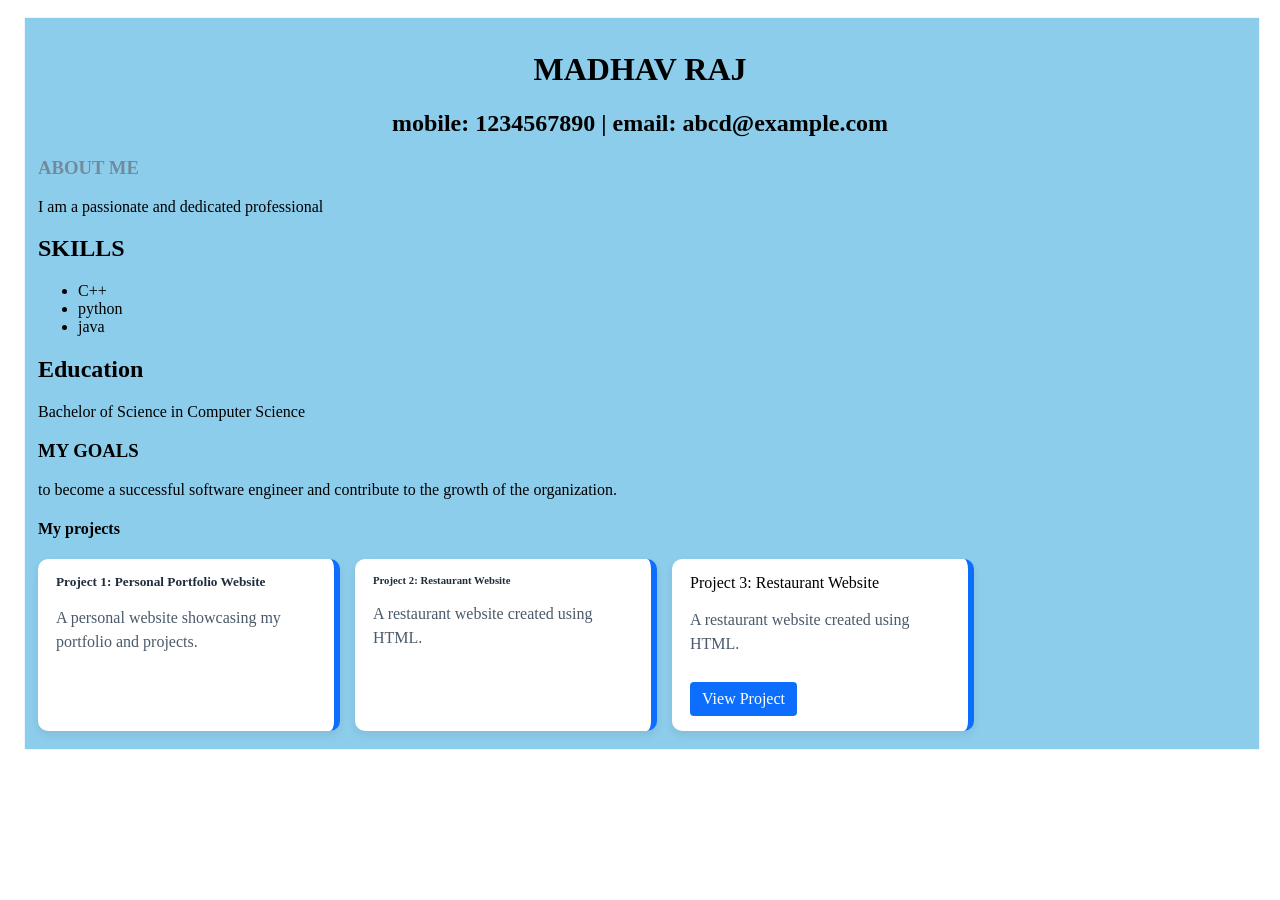
<file: index.html>
<!DOCTYPE html>
<html lang="en">
<head>
    <meta charset="UTF-8">
    <meta name="viewport" content="width=device-width, initial-scale=1.0">
    <title>RESUME</title>
</head>
<style>
    #box {
        background-color: #8ccdeb;
        padding: 10px 10px;
        box-shadow: 2px 3px 1px 5px #8ccdeb;
        margin: 20px;
    }
 
    .projects-bar {
        display: flex;
        gap: 15px;
        margin-top: 15px;
    }

    .project {
        background: #ffffff;
        border-right: 6px solid #0d6efd;
        border-radius: 10px;
        padding: 15px 18px;
        width: 260px;
        box-shadow: 0 4px 8px rgba(0, 0, 0, 0.08);
    }

    .project h5,
    .project h6 {
        margin: 0 0 8px 0;
        color: #1f2d3d;
    }

    .project p {
        margin: 29 px;
        color: #4a5a6a;
        line-height: 1.5;
    }
    .project a {
        display: inline-block;
        margin-top: 10px;
        padding: 8px 12px;
        background-color: #0d6efd;
        color: #ffffff;
        text-decoration: none;
        border-radius: 4px;
        text-align: center;
    }
</style>

</table>

    <div id="box">
        <h1 align="center">MADHAV RAJ</h1>
    <h2 align="center">mobile: 1234567890 | email: abcd@example.com</h2>
    <h3 style="color: #728b9c;" font-family="verdana">ABOUT ME</h3>
    <p1>I am a passionate and dedicated professional</p1>
    <h2>SKILLS</h2>
    <ul>
        <li>C++</li>
        <li>python</li>
        <li>java</li>
    </ul>
    <h2>Education</h2> 
    <p>Bachelor of Science in Computer Science</p>
    <h3 title="This is tooltip">MY GOALS</h3>
    <p3>to become a successful software engineer and contribute to the growth of the organization.</p3>
    <h4>My projects</h4>
    <div class="projects-bar">
        <div class="project">
            <h5>Project 1: Personal Portfolio Website</h5>
            <p>A personal website showcasing my portfolio and projects.</p>
        </div>
        <div class="project">
            <h6>Project 2: Restaurant Website</h6>
            <p>A restaurant website created using HTML.</p>
        </div>
        <div class="project">
            <h7>Project 3: Restaurant Website</h7>
            <p>A restaurant website created using HTML.</p>
            <a href="file:///C:/Users/MSII/yesss/restaurant%20site.html" target="_blank" class="btn">View Project</a>
        </div>
    </div>
    
    </div>
</body>
</html>
</file>
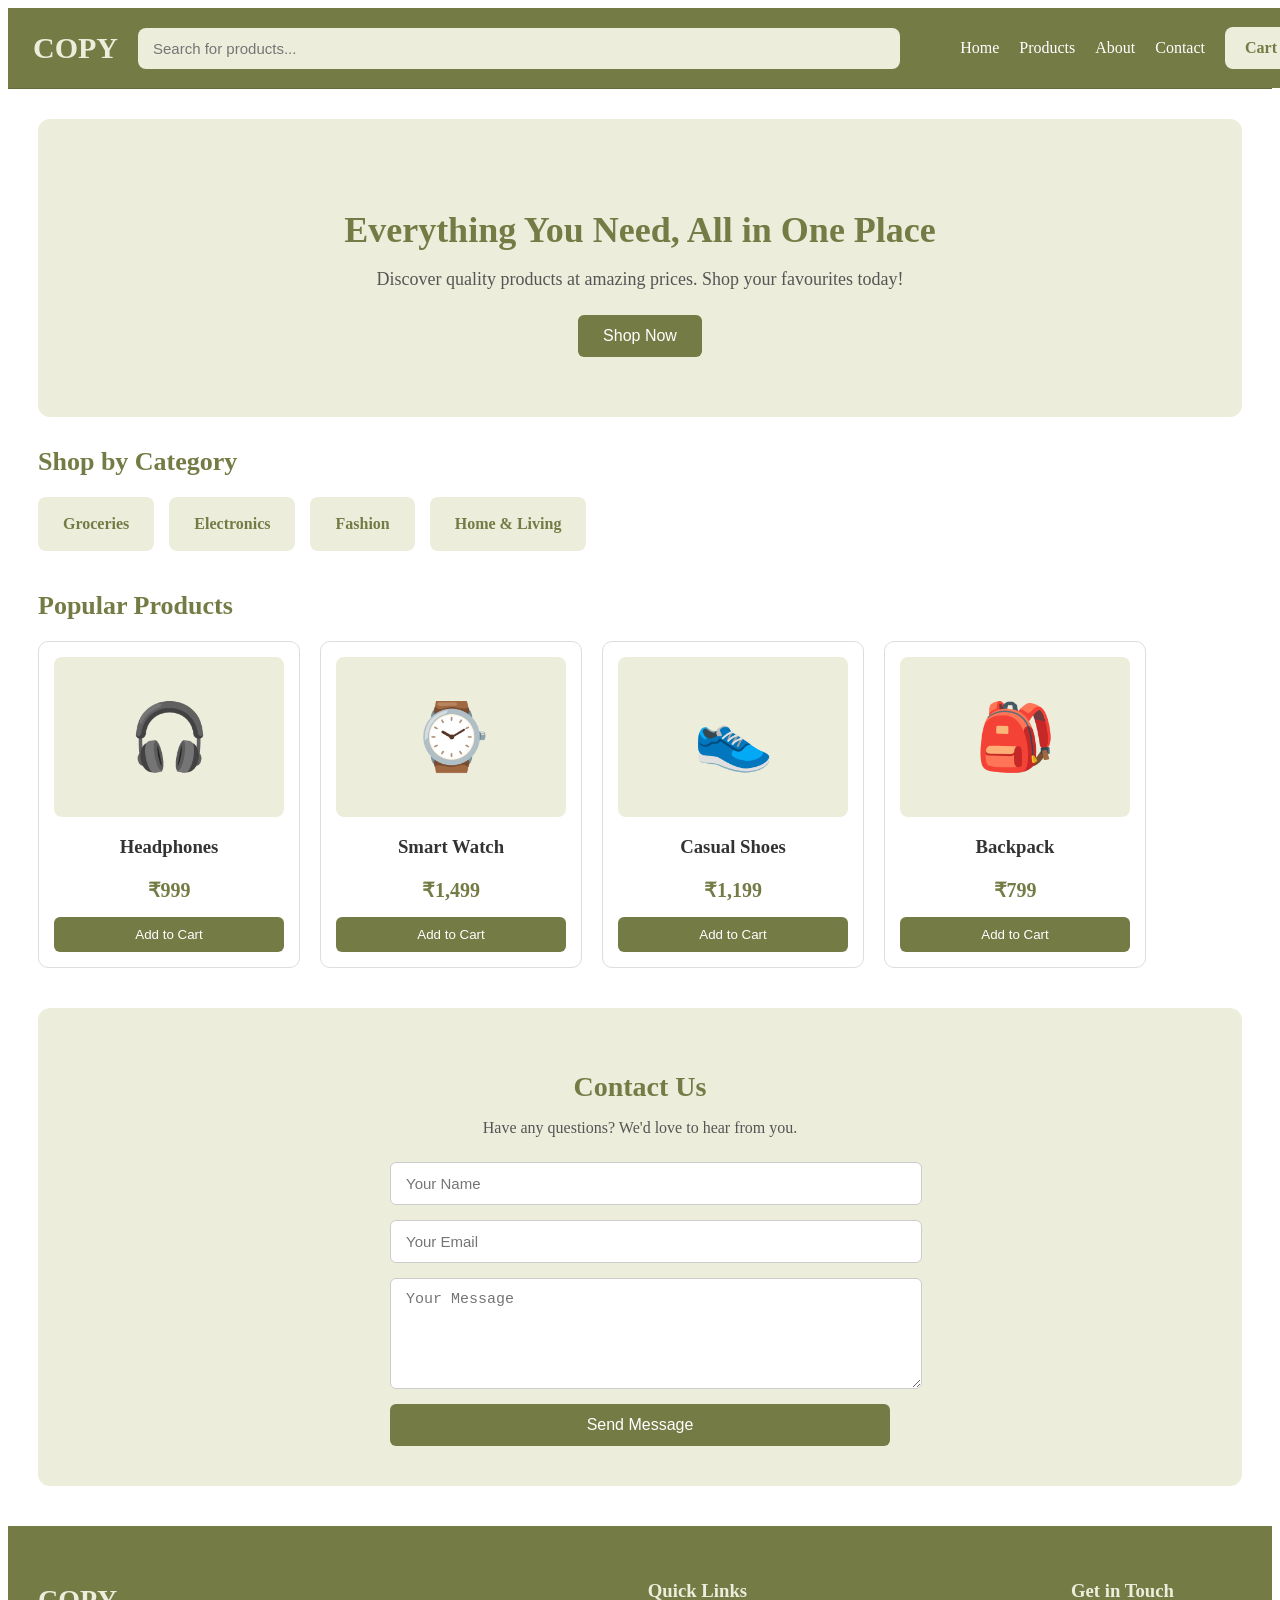
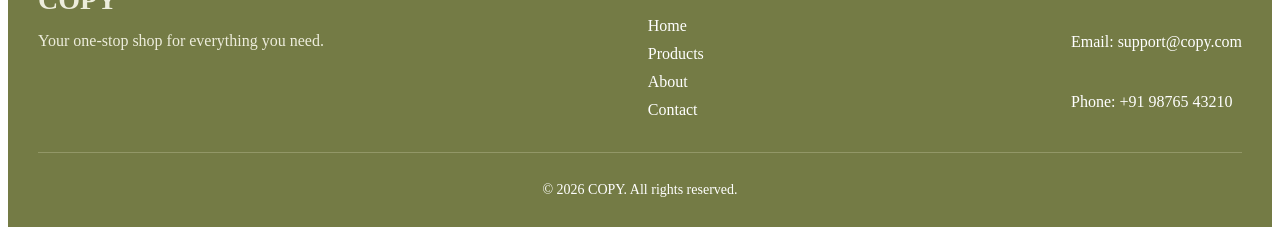
<file: blinkit ki copy.html>
<!DOCTYPE html>
<html lang="en">
<head>
    <meta charset="UTF-8">
    <meta name="viewport" content="width=device-width, initial-scale=1.0">
    <title>E-commerce website</title>
    <link rel="stylesheet" href="blinkit.css">
</head>
<body>
<header>
    <nav class="navbar">
        <div class="logo">COPY</div>
        <div class="search">
            <input type="text" placeholder="Search for products...">
        </div>
        <ul class="nav-links">
            <li><a href="#">Home</a></li>
            <li><a href="#">Products</a></li>
            <li><a href="#">About</a></li>
            <li><a href="#">Contact</a></li>
        </ul>
        <div class="cart">
            <a href="#">Cart</a>
        </div>
    </nav>
</header>
<section class="hero">
    <div class="hero-content">
        <h1>Everything You Need, All in One Place</h1>
        <p>
            Discover quality products at amazing prices.
            Shop your favourites today!</p>
        <button>Shop Now</button>
    </div>
</section>
<section class="categories">
    <h2>Shop by Category</h2>

    <div class="category-list">
        <div class="category">Groceries</div>
        <div class="category">Electronics</div>
        <div class="category">Fashion</div>
        <div class="category">Home & Living</div>
    </div>
</section>
<section class="products">
    <h2>Popular Products</h2>
    <div class="product-container">
        <div class="product-card">
            <div class="product-emoji">🎧</div>
            <h3>Headphones</h3>
            <p>₹999</p>
            <button>Add to Cart</button>
        </div>
        <div class="product-card">
            <div class="product-emoji">⌚</div>
            <h3>Smart Watch</h3>
            <p>₹1,499</p>
            <button>Add to Cart</button>
        </div>
        <div class="product-card">
            <div class="product-emoji">👟</div>
            <h3>Casual Shoes</h3>
            <p>₹1,199</p>
            <button>Add to Cart</button>
        </div>
        <div class="product-card">
            <div class="product-emoji">🎒</div>
            <h3>Backpack</h3>
            <p>₹799</p>
            <button>Add to Cart</button>
        </div>
    </div>
</section>
<section class="contact">
    <h2>Contact Us</h2>
    <p>Have any questions? We'd love to hear from you.</p>

    <form>
        <input type="text" placeholder="Your Name" required>

        <input type="email" placeholder="Your Email" required>

        <textarea placeholder="Your Message" rows="5" required></textarea>

        <button type="submit">Send Message</button>
    </form>
</section>

<footer>
    <div class="footer-content">
        <div class="footer-logo">
            <h2>COPY</h2>
            <p>Your one-stop shop for everything you need.</p>
        </div>

        <div class="footer-links">
            <h3>Quick Links</h3>
            <a href="#">Home</a>
            <a href="#">Products</a>
            <a href="#">About</a>
            <a href="#">Contact</a>
        </div>

        <div class="footer-contact">
            <h3>Get in Touch</h3>
            <p>Email: support@copy.com</p>
            <p>Phone: +91 98765 43210</p>
        </div>
    </div>

    <div class="footer-bottom">
        <p>&copy; 2026 COPY. All rights reserved.</p>
    </div>
</footer>

    
</body>
</html>
</file>
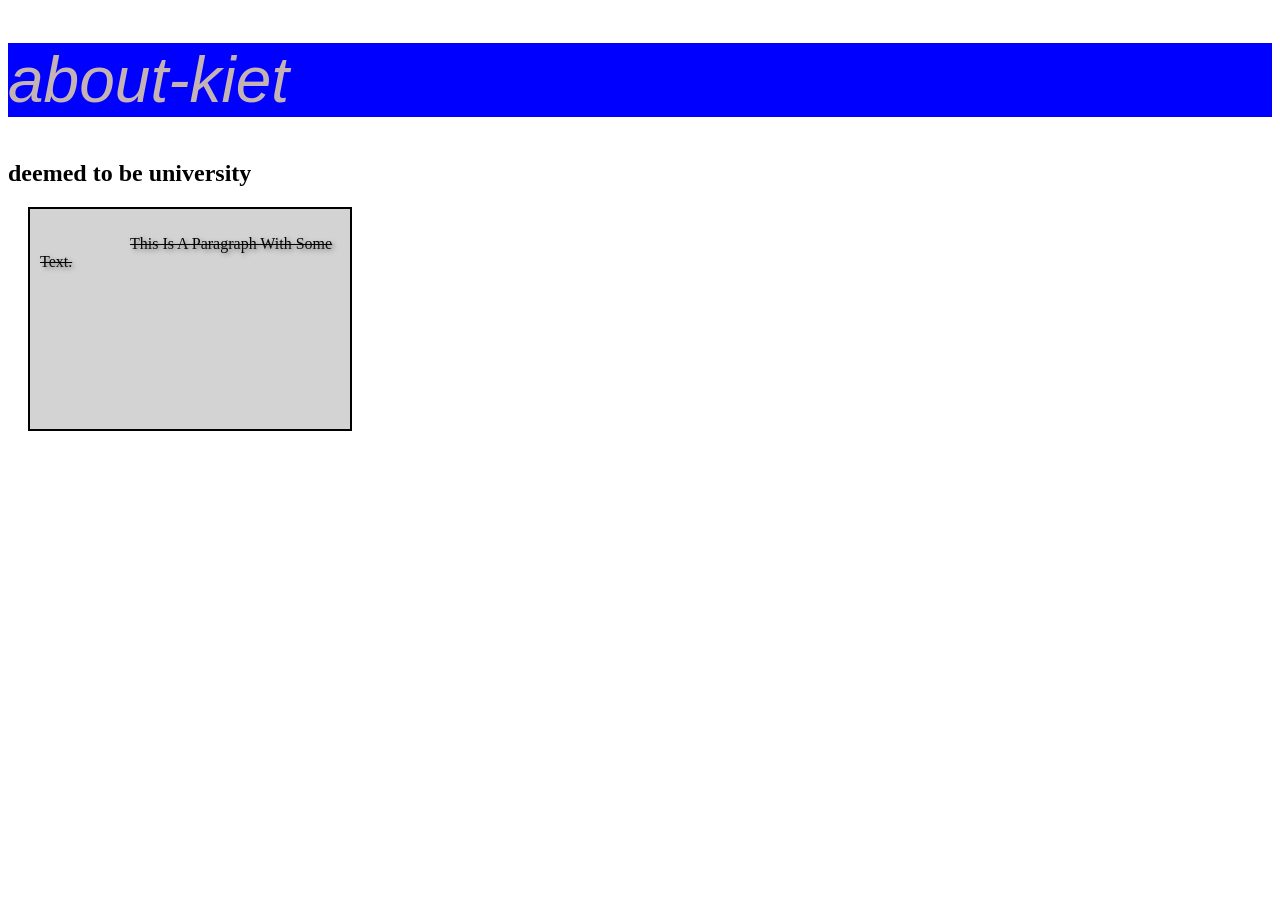
<file: demo.html>
<!DOCTYPE html>
<html lang="en">
<head>
    <meta charset="UTF-8">
    <meta name="viewport" content="width=device-width, initial-scale=1.0">
    <title>CSS - Font | Text | CSS Box Model(w/h/m/p/b)</title>
    <style>
        h1 {
            font-size: 4em;
            color: rgb(197, 179, 179);
            color: aqua;
            background-color: blue;
            font-family: Arial, sans-serif;
            font-weight: 99;
            font-style: italic;}
           
        p{
            text-align: left;
            text-decoration: line-through;
            text-transform: capitalize;
            text-indent: 90px ;
            text-shadow: 2px 2px 5px gray;
        }
        #box {
            width: 300px;
            height: 200px;
            margin: 20px;
            padding: 10px;
            border: 2px solid black;
            background-color: lightgray;
        }
        </style>
        
</head>
<body>
    <h1 style="font-size: 4em; color: rgb(197, 179, 179)">about-kiet</h1>
    <h2>deemed to be university</h2>
</div>
</body>
<div id="box">
<p>This is a paragraph with some text.</p>
</div>
</body>
</html>
</file>
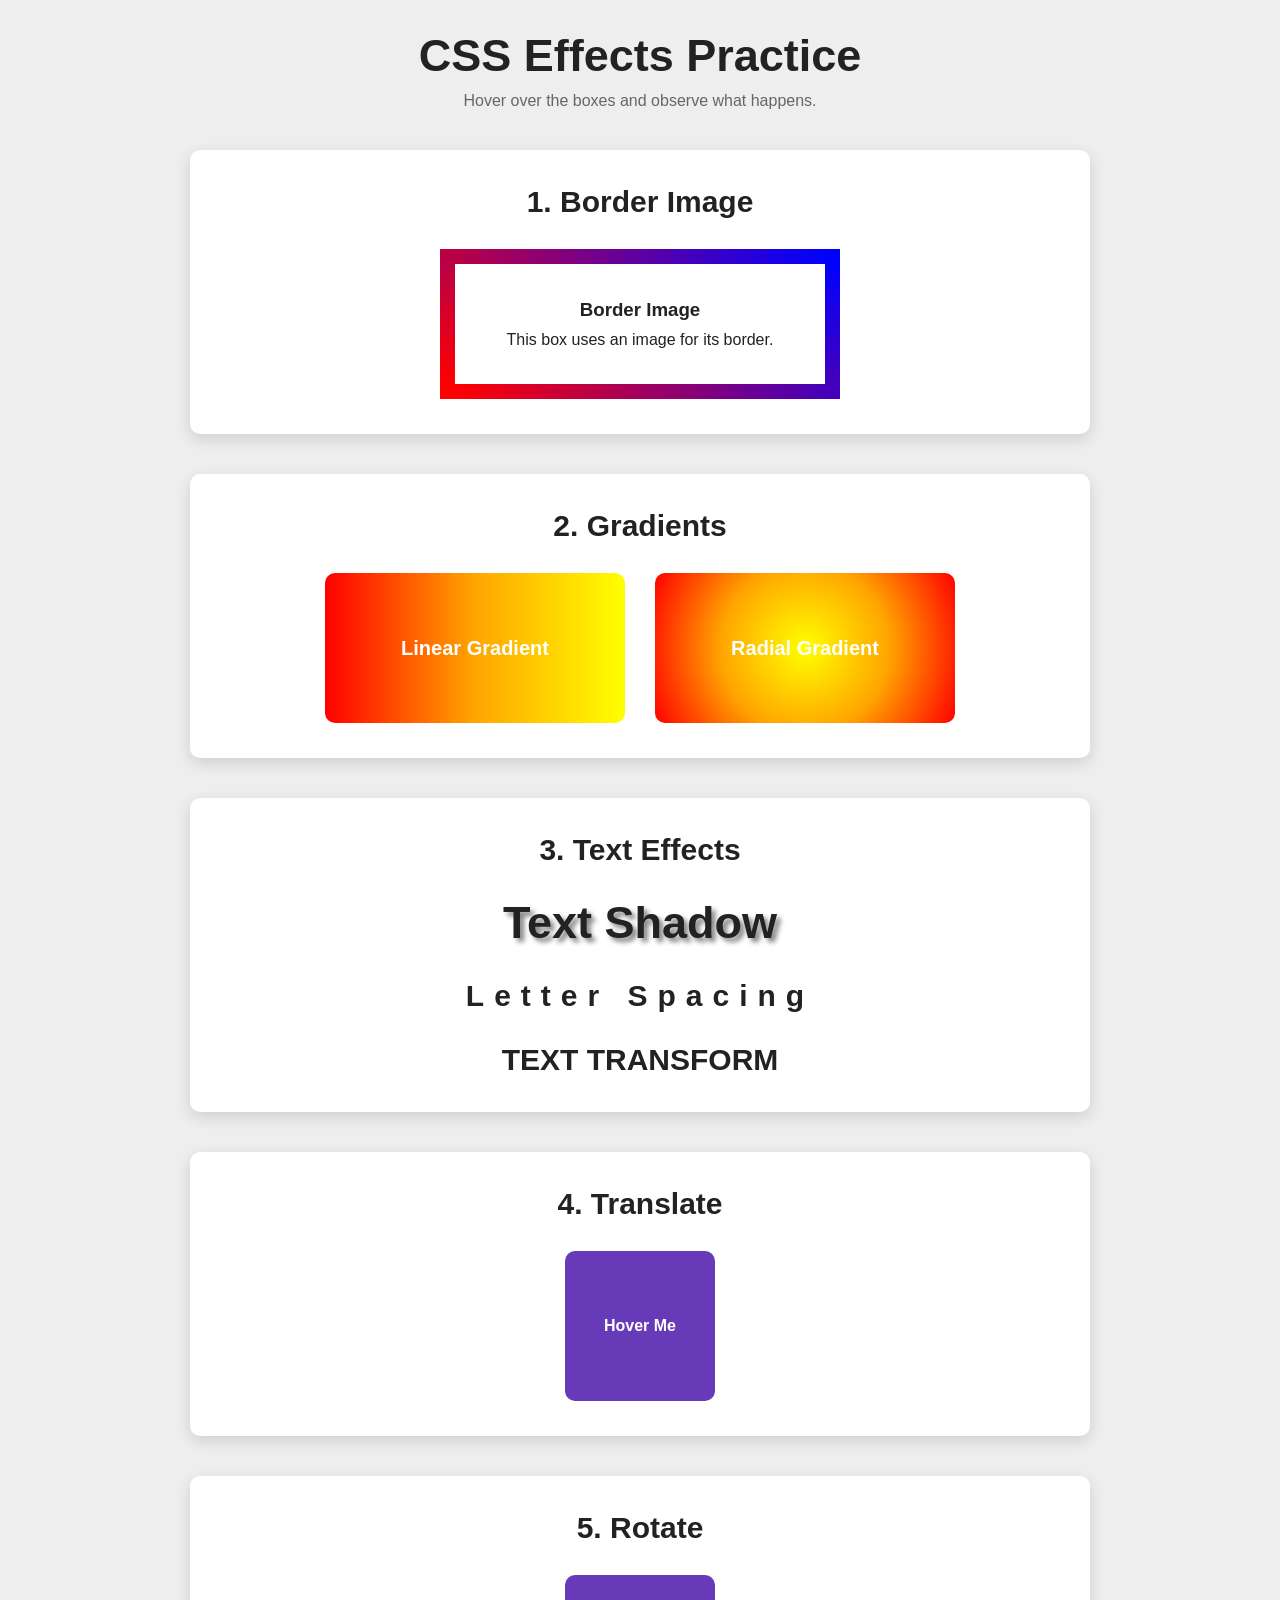
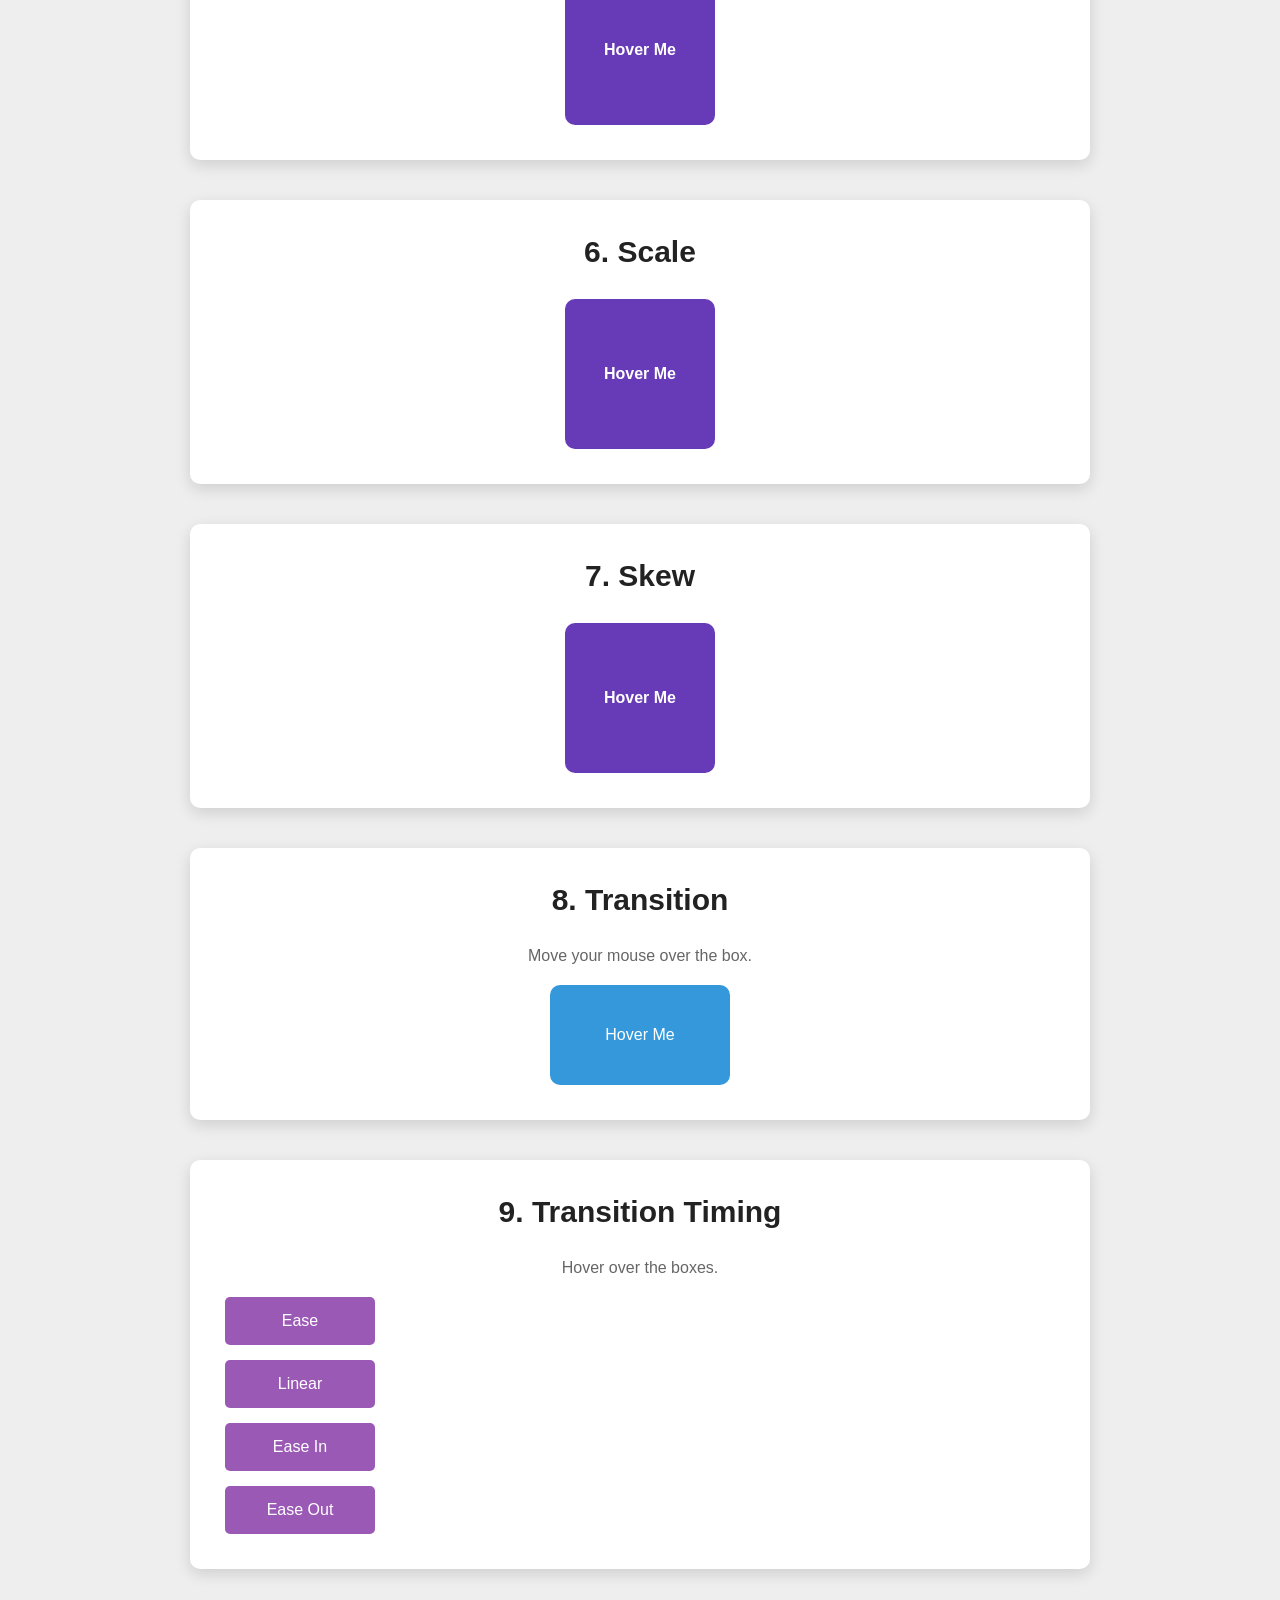
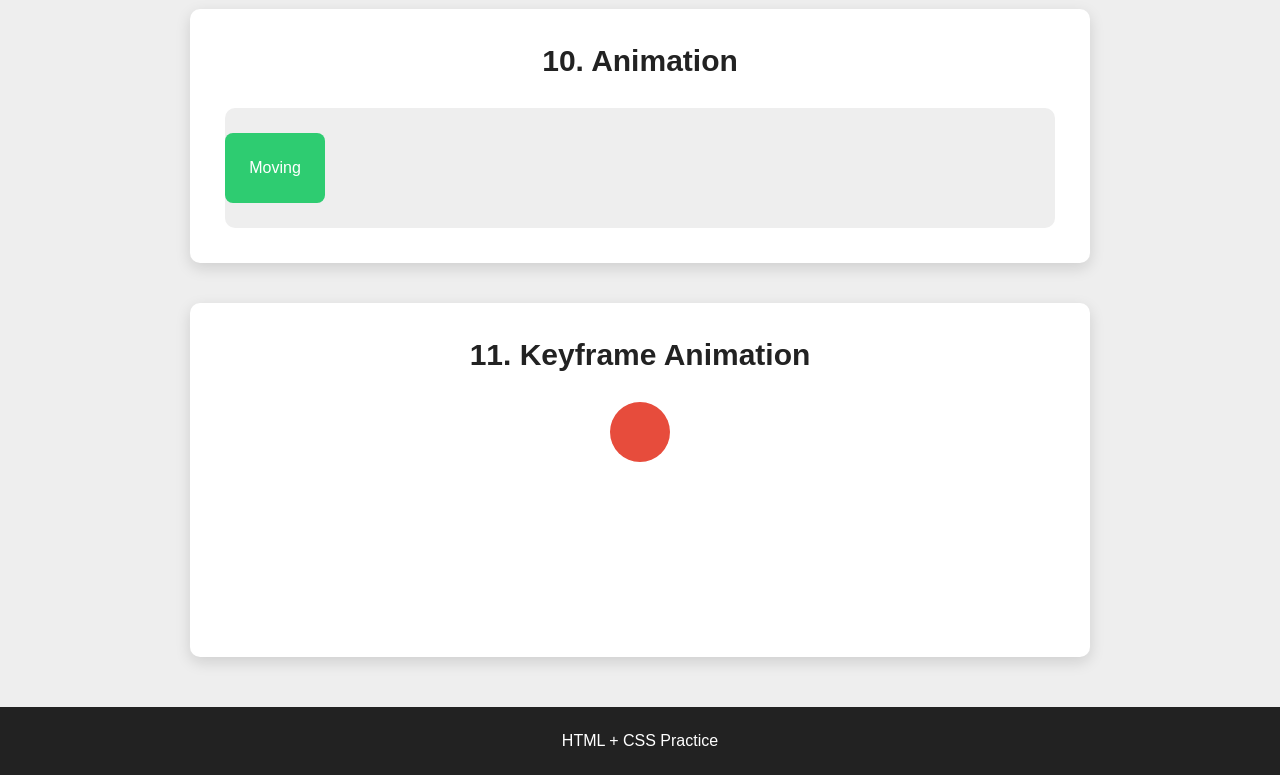
<file: hehe.html>
<!DOCTYPE html>
<html lang="en">

<head>

    <meta charset="UTF-8">

    <meta name="viewport" content="width=device-width, initial-scale=1.0">

    <title>CSS Effects Practice</title>

    <link rel="stylesheet" href="design.css">

</head>

<body>

    <h1>CSS Effects Practice</h1>

    <p class="intro">
        Hover over the boxes and observe what happens.
    </p>

    <section>

        <h2>1. Border Image</h2>

        <div class="border-image-box">

            <h3>Border Image</h3>

            <p>
                This box uses an image for its border.
            </p>

        </div>

    </section>


    <section>

        <h2>2. Gradients</h2>

        <div class="boxes">

            <div class="box linear">
                Linear Gradient
            </div>

            <div class="box radial">
                Radial Gradient
            </div>

        </div>

    </section>


    <section>

        <h2>3. Text Effects</h2>

        <div class="text-box">

            <h3 class="shadow">
                Text Shadow
            </h3>

            <h3 class="spacing">
                Letter Spacing
            </h3>

            <h3 class="uppercase">
                text transform
            </h3>

        </div>

    </section>


    <section>

        <h2>4. Translate</h2>

        <div class="boxes">

            <div class="transform-box translate">
                Hover Me
            </div>

        </div>

    </section>



    <section>

        <h2>5. Rotate</h2>

        <div class="boxes">

            <div class="transform-box rotate">
                Hover Me
            </div>

        </div>

    </section>



    <section>

        <h2>6. Scale</h2>

        <div class="boxes">

            <div class="transform-box scale">
                Hover Me
            </div>

        </div>

    </section>



    <section>

        <h2>7. Skew</h2>

        <div class="boxes">

            <div class="transform-box skew">
                Hover Me
            </div>

        </div>

    </section>



    <section>

        <h2>8. Transition</h2>

        <p class="instruction">
            Move your mouse over the box.
        </p>

        <div class="transition-box">
            Hover Me
        </div>

    </section>



    <section>

        <h2>9. Transition Timing</h2>

        <p class="instruction">
            Hover over the boxes.
        </p>

        <div class="timing-boxes">

            <div class="timing ease">
                Ease
            </div>

            <div class="timing linear-timing">
                Linear
            </div>

            <div class="timing ease-in">
                Ease In
            </div>

            <div class="timing ease-out">
                Ease Out
            </div>

        </div>

    </section>


    <section>

        <h2>10. Animation</h2>

        <div class="animation-area">

            <div class="moving-box">
                Moving
            </div>

        </div>

    </section>



    <section>

        <h2>11. Keyframe Animation</h2>

        <div class="bounce-area">

            <div class="ball"></div>

        </div>

    </section>


    <footer>

        <p>
            HTML + CSS Practice
        </p>

    </footer>


</body>

</html>
</file>
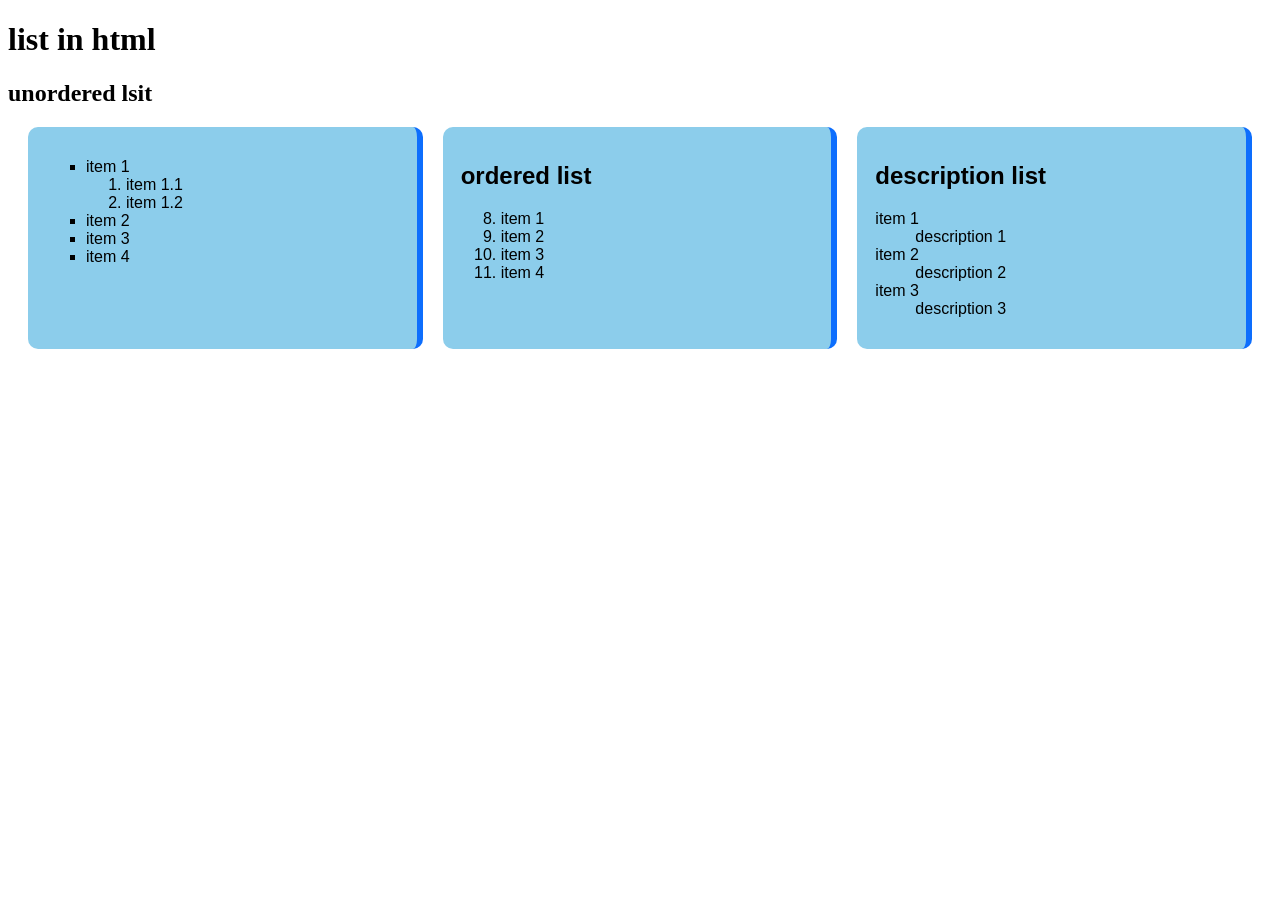
<file: list.html>
<!DOCTYPE html>
<html lang="en">
<head>
    <meta charset="UTF-8">
    <meta name="viewport" content="width=device-width, initial-scale=1.0">
    <title>list in html</title>
</head>
<style>
    .box{
        display: flex;
        gap: 20px;
        margin: 20px;
        font-family: Arial, sans-serif;
    }
    .flex{
        background-color: #8ccdeb;
        padding: 15px 18px;
        border-radius: 10px;
        flex: 1;
        border-right: 6px solid #0d6efd;
    }
</style>
<body>
    <h1>list in html</h1>
    <h2>unordered lsit</h2>
    <div class ="box">
        <div class="flex">
    <ul type="square">
        <li>item 1</li>
            <ol>
                <li>item 1.1</li>
                <li>item 1.2</li>
            </ol>
        <li>item 2</li>
        <li>item 3</li>
        <li>item 4</li>
    </ul>
        </div>
        <div class="flex">
    <h2>ordered list</h2>
    <ol start="8">
        <li>item 1</li>
        <li>item 2</li>
        <li>item 3</li>
        <li>item 4</li> 
    </ol>
    </div>
    <div class="flex">
    <h2>description list</h2>
    <dl>
        <dt>item 1</dt>
        <dd>description 1</dd>
        <dt>item 2</dt>
        <dd>description 2</dd>
        <dt>item 3</dt>
        <dd>description 3</dd>  
    </dl>
    </div>
</div>
</body>
</html>
</file>
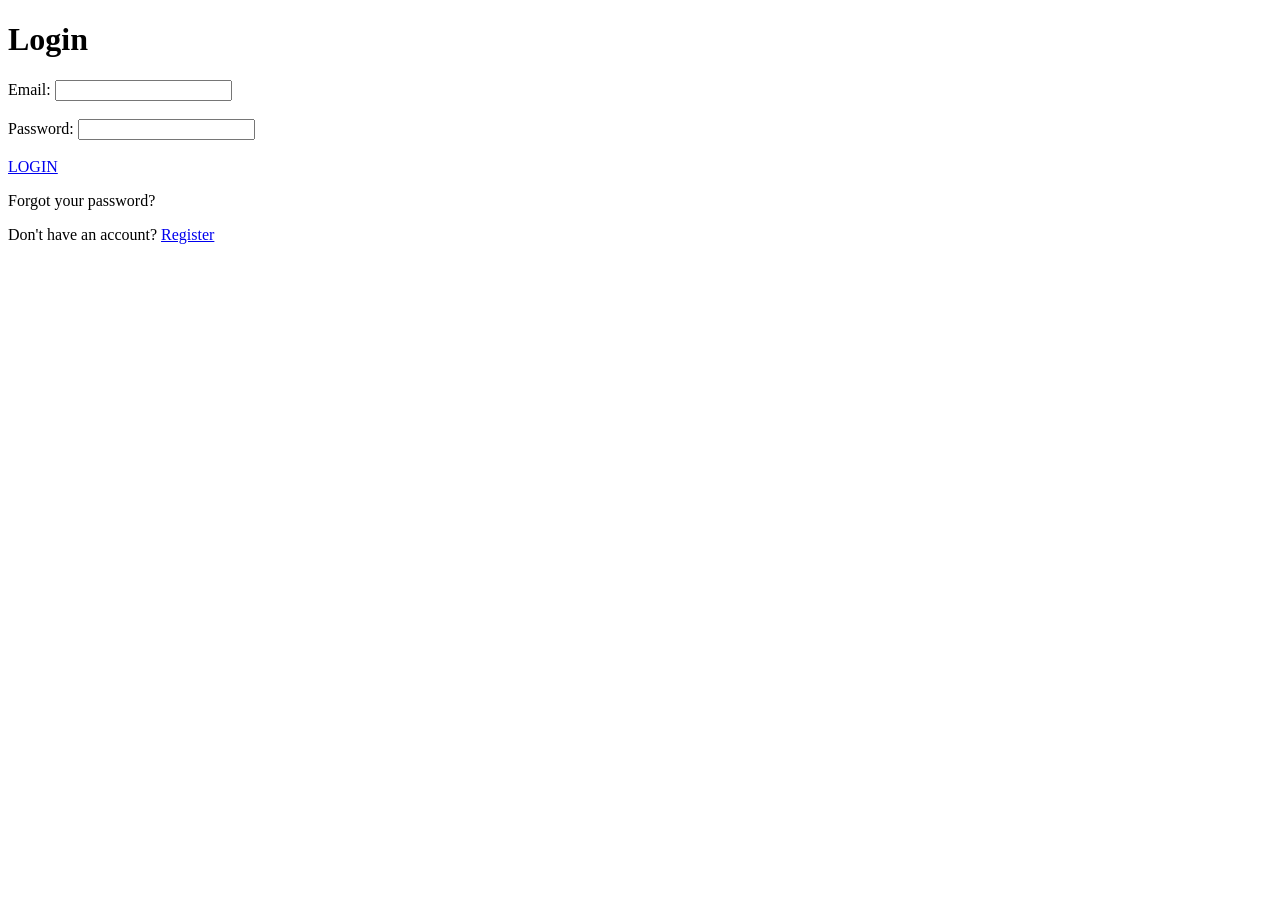
<file: login page.html>
<!DOCTYPE html>
<html lang="en">
<head>
    <meta charset="UTF-8">
    <meta name="viewport" content="width=device-width, initial-scale=1.0">
    <title>Login Page</title>
</head>
<body>
    <h1>Login</h1>

        <label for="email">Email:</label>
        <input type="email" id="email" name="email" required>

        <br><br>

        <label for="password">Password:</label>
        <input
        title="Password must be at least 8 characters long" minlength="4" maxlength="8" 
        tooltip="Password must be at least 8 characters long" type="password" id="password" name="password" required>
        <br><br>

        <buttontype="submit"><a href="https://www.youtube.com/" target="_blank">LOGIN</a></button>

    <p>Forgot your password?</p>
    <p>Don't have an account? <a href="registrationform.html">Register</a></p>
</body>
</html>
</file>
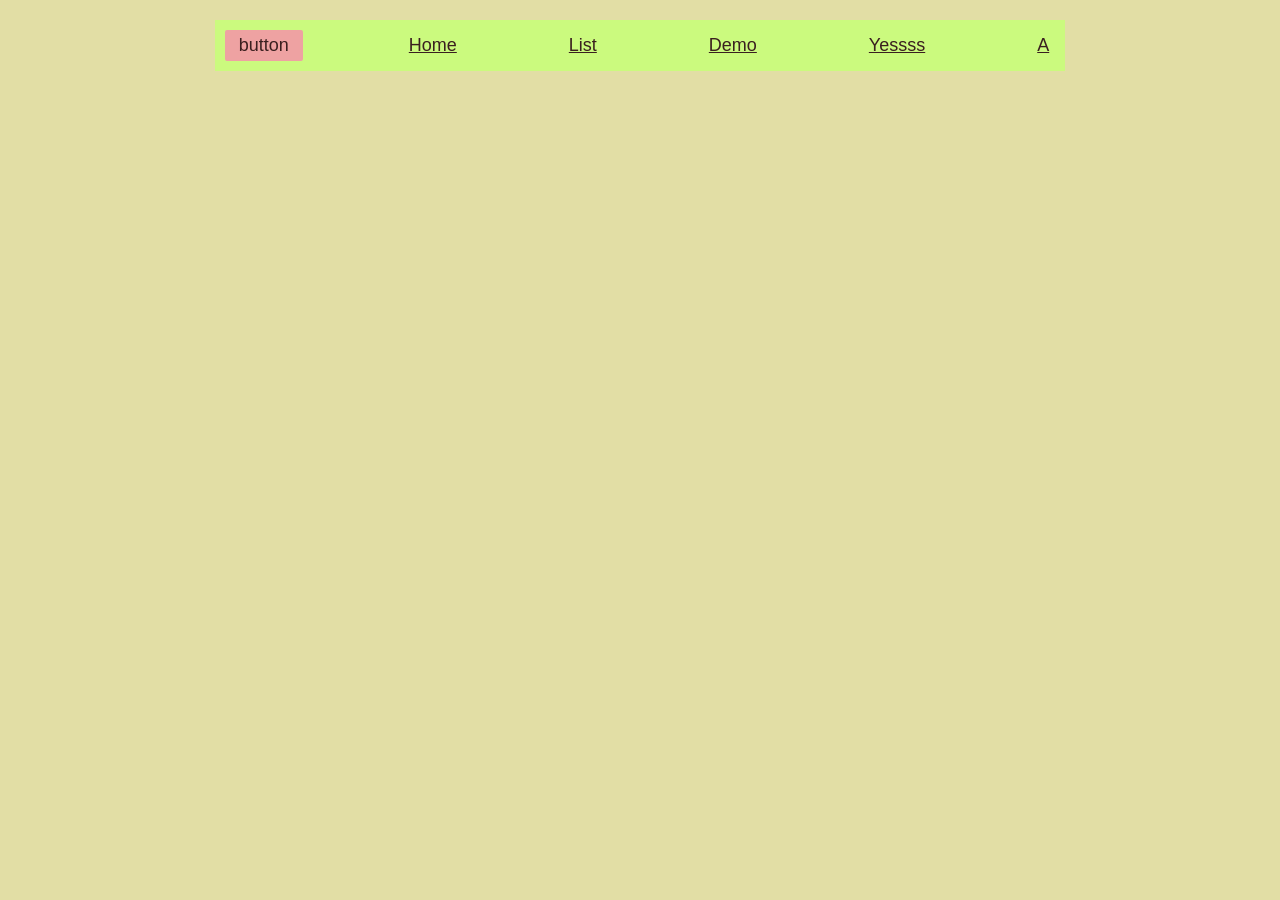
<file: navbar.html>
<!DOCTYPE html>
<html lang="en">
<head>
    <meta charset="UTF-8">
    <meta name="viewport" content="width=device-width, initial-scale=1.0">
    <title>Document</title>
    <style>
        *, html{
            margin: 0;
            padding: 0;
        }
        body{
            font-family: Arial, sans-serif;
            background-color: #e2dea5;
        }
        ul{
            margin: 20px;
            list-style: none;
            display: flex;
            justify-content: center;
            align-items: center;
            gap: 100px;
            background-color: #cbfa7e;
            padding: 10px 10px;
            font-size: 18px;
            text-decoration: none;
        }
        ul li{
            margin: 0;
            gap: 20px;
        }
        ul li a{
            color: #3a1f1f;
            padding: 5px 6px;
            font-family: Arial, sans-serif;
            transition: 0.5s
            text-decoration: none;
            gap: 20px;
        }
        ul li a:hover{
            color: #7599bb;
            border-radius: 2px;
            text-decoration: none;
            font-size: 20px;
        }
        #button{
            background-color: #eea2a2;
            border-radius: 2px;
            padding: 5px 8px;
        }
        #button a{
            color: #3a1f1f;
            text-decoration: none;
        }
        #button a:hover{
            color: #fcf3f3;
            text-decoration: none;
        }
        .flex-box{
            display: flex;
            justify-content: center;
            align-items: center;
        }

        </style>
</head>
<body>
    <div class="flex-box">
    <ul>
        <li id="button"><a href="https://www.youtube.com/watch?v=9AnqkI6YBjg" target="_blank">button</a></li>
        <li><a href="#">Home</a></li>
        <li><a href="list.html" target="_blank">List</a></li>
        <li><a href="demo.html" target="_blank">Demo</a></li>
        <li><a href="#">Yessss</a></li>
        <li><a href="#">A</a></li>
        </ul>
    </div>   
</body>
</html>
</file>
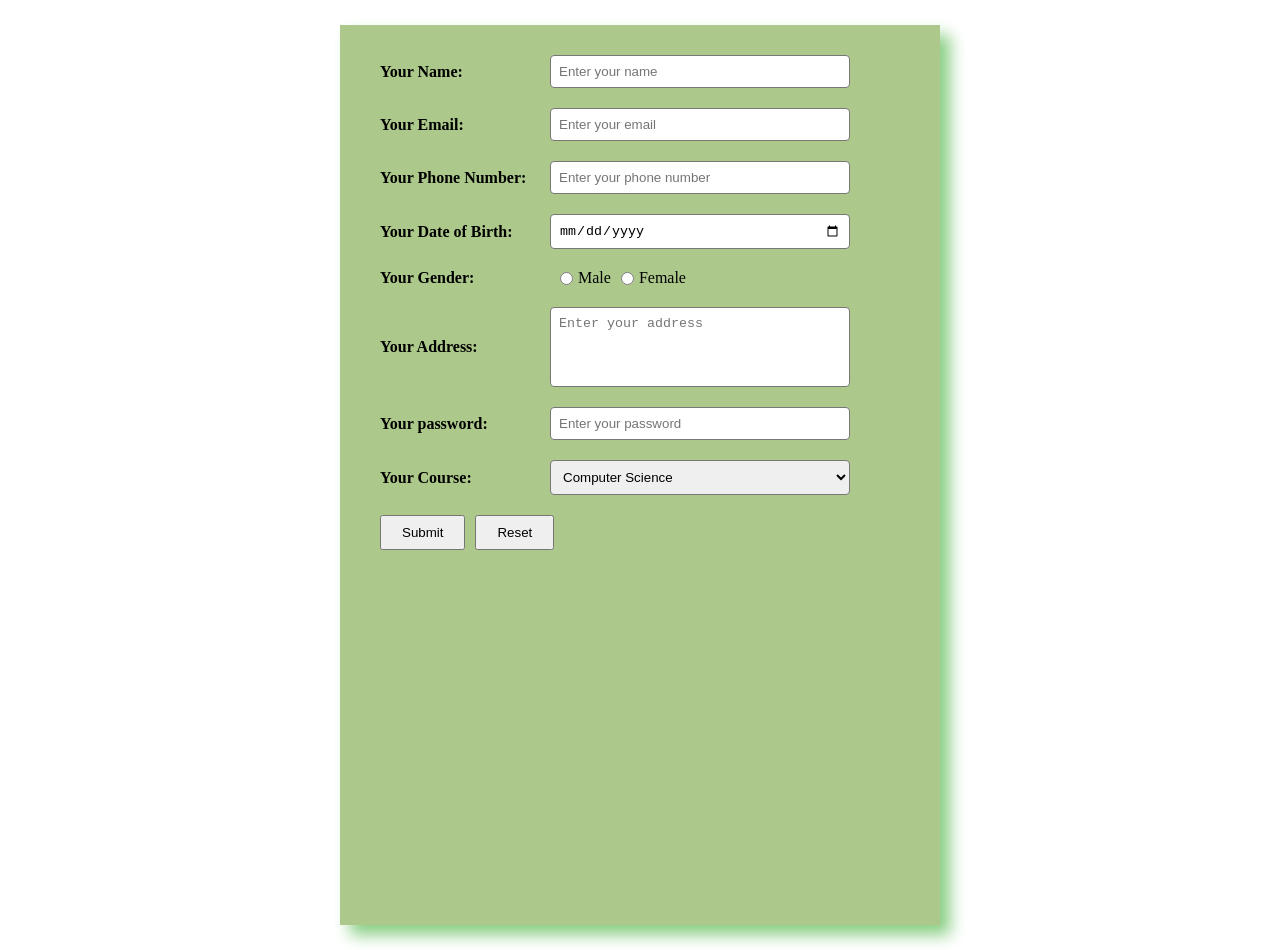
<file: registrationform.html>
<!DOCTYPE html>
<html lang="en">
<head>
    <meta charset="UTF-8">
    <meta name="viewport" content="width=device-width, initial-scale=1.0">
    <title>registrationform</title>
    <style>
        *, html {
    margin: 0;
    padding: 0;
    box-sizing: border-box;
    }

    #box {
    width: 600px;
    min-height: 900px;
    background-color: #acc98b;
    margin: 25px auto;
    padding: 30px 40px;
    box-shadow: 10px 10px 15px #89ce83;
    }

    form {
    display: flex;
    flex-direction: column;
    gap: 20px;
    }

    form > div {
    display: flex;
    align-items: center;
    }

    label {
    width: 170px;
    font-weight: bold;
    }

    input[type="text"],
    input[type="email"],
    input[type="date"],
    input[type="password"],
    textarea,
    select {
    width: 300px;
    padding: 8px;
    border: 1px solid #777;
    border-radius: 4px;
    }

    textarea {
    height: 80px;
    resize: none;   
    }

    input[type="radio"] {
    margin-left: 10px;
    margin-right: 5px;
    }

    input[type="submit"],
    input[type="reset"] {
    padding: 8px 20px;
    margin-right: 10px;
    cursor: pointer;
    }
    </style>
</head>
<body>
    <div id="box">
        <form>
            <div>
                <label>Your Name:</label>
                <input type="text" placeholder="Enter your name">
            </div>
            <div>
                <label>Your Email:</label>
                <input type="email" placeholder="Enter your email">
            </div>
            <div>
                <label>Your Phone Number:</label>
                <input type="text" placeholder="Enter your phone number">
            </div>
            <div>
                <label>Your Date of Birth:</label>
                <input type="date" placeholder="Enter your date of birth">
            </div>
            <div>
                <label>Your Gender:</label>
                <input type="radio" name="gender" value="male">Male
                <input type="radio" name="gender" value="female">Female
            </div>
            <div>
                <label>Your Address:</label>
                <textarea placeholder="Enter your address"></textarea>
            </div>
            <div>   
                <label>Your password:</label>
                <input tooltip="Password must be at least 8 characters long" type="password" placeholder="Enter your password">
            </div>
            <div>
                <label>Your Course:</label>
                <select>
                    <option>Computer Science</option>
                    <option>Mathematics</option>
                    <option>Physics</option>
                </select>
            </div>
            <div>
                <input type="submit" value="Submit">
                <input type="reset" value="Reset">
            </div>
        </form>
    </div>
</body>
</html>
</file>
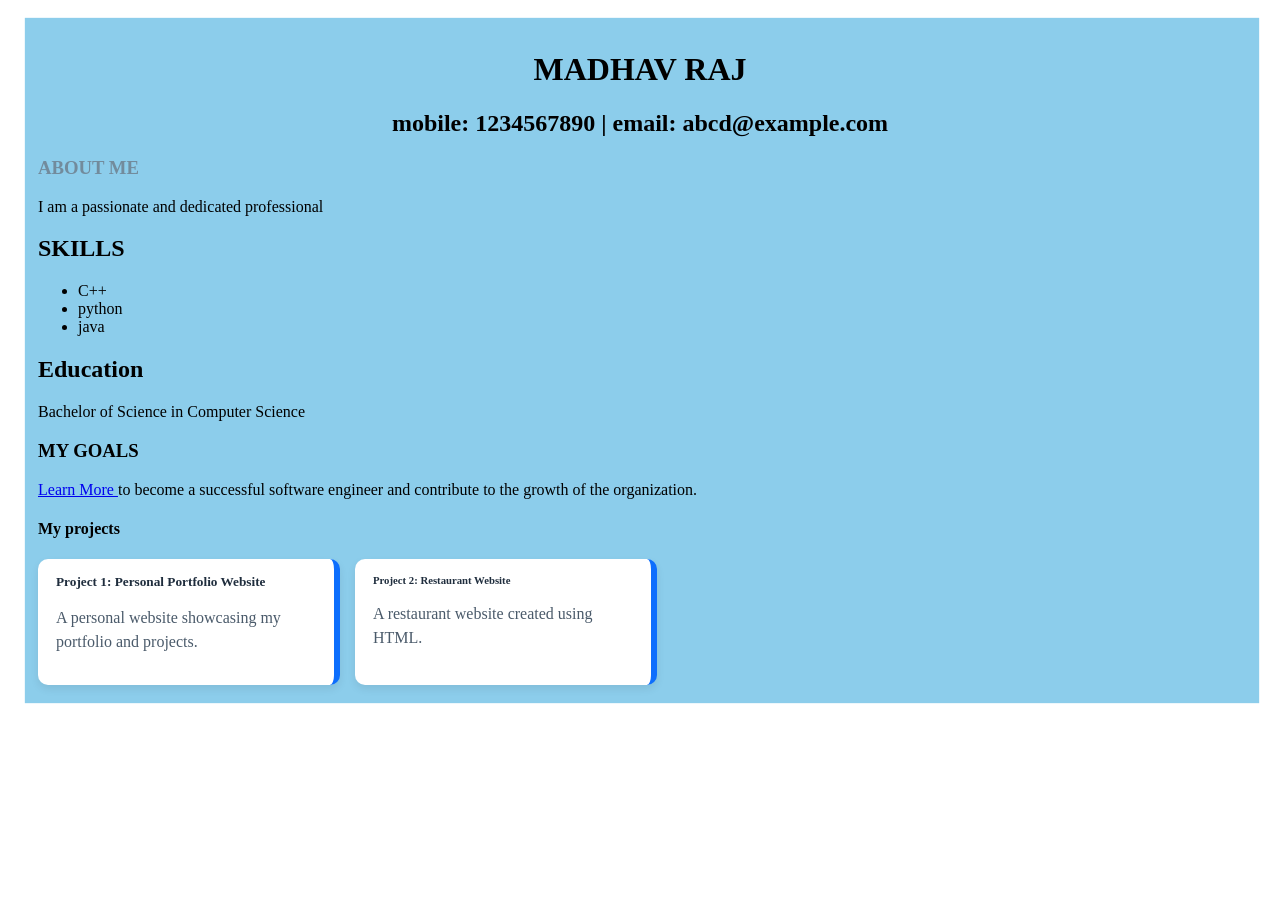
<file: resume.html>
<!DOCTYPE html>
<html lang="en">
<head>
    <meta charset="UTF-8">
    <meta name="viewport" content="width=device-width, initial-scale=1.0">
    <title>RESUME</title>
</head>
<style>
    #box {
        background-color: #8ccdeb;
        padding: 10px 10px;
        box-shadow: 2px 3px 1px 5px #8ccdeb;
        margin: 20px;
    }
 
    .projects-bar {
        display: flex;
        gap: 15px;
        margin-top: 15px;
    }

    .project {
        background: #ffffff;
        border-right: 6px solid #0d6efd;
        border-radius: 10px;
        padding: 15px 18px;
        width: 260px;
        box-shadow: 0 4px 8px rgba(0, 0, 0, 0.08);
    }

    .project h5,
    .project h6 {
        margin: 0 0 8px 0;
        color: #1f2d3d;
    }

    .project p {
        margin: 29 px;
        color: #4a5a6a;
        line-height: 1.5;
    }
</style>

</table>

    <div id="box">
        <h1 align="center">MADHAV RAJ</h1>
    <h2 align="center">mobile: 1234567890 | email: abcd@example.com</h2>
    <h3 style="color: #728b9c;" font-family="verdana">ABOUT ME</h3>
    <p1>I am a passionate and dedicated professional</p1>
    <h2>SKILLS</h2>
    <ul>
        <li>C++</li>
        <li>python</li>
        <li>java</li>
    </ul>
    <h2>Education</h2> 
    <p>Bachelor of Science in Computer Science</p>
    <h3 title="This is tooltip">MY GOALS</h3>
    <a href="https://kiet.codetantra.com/secure/course.jsp?eucId=6a58878bb2002b5f94c7439b#/contents/6a59a51d964ee31481829ab3/6a59a553964ee31481829af8/66b05faf4c6cb33d63270d10" target="_blank">Learn More </a>
    <p3>to become a successful software engineer and contribute to the growth of the organization.</p3>
    <h4>My projects</h4>
    <div class="projects-bar">
        <div class="project">
            <h5>Project 1: Personal Portfolio Website</h5>
            <p>A personal website showcasing my portfolio and projects.</p>
        </div>
        <div class="project">
            <h6>Project 2: Restaurant Website</h6>
            <p>A restaurant website created using HTML.</p>
        </div>
    </div>
    
    </div>
</body>
</html>
</file>
<file: blinkit.css>
```css
* {
    margin: 0;
    padding: 0;
    box-sizing: border-box;
    font-family: Arial, sans-serif;
}

header {
    background-color: #747b45;
    color: white;
    border-bottom: 1px solid #646b3b;
}

.navbar {
    display: flex;
    flex-direction: row;
    flex-wrap: nowrap;
    align-items: center;
    width: 100%;
    padding: 15px 25px;
    gap: 20px;
    background-color: #747b45;
}

.logo {
    font-size: 30px;
    font-weight: bold;
    color: #ededdc;
    flex-shrink: 0;
}

.search {
    display: flex;
    align-items: center;
    flex: 1;
    min-width: 0;
    gap: 8px;
}

.search input {
    flex: 1;
    min-width: 0;
    padding: 12px 15px;
    border: none;
    border-radius: 8px;
    background-color: #ededdc;
    color: #333;
    font-size: 15px;
    outline: none;
}

.search input:focus {
    background-color: white;
}

.search button {
    padding: 12px 15px;
    border: none;
    border-radius: 8px;
    background-color: #ededdc;
    color: #747b45;
    cursor: pointer;
    white-space: nowrap;
}

.search button:hover {
    background-color: white;
}

.nav-links {
    display: flex;
    flex-direction: row;
    align-items: center;
    list-style: none;
    gap: 20px;
    flex-shrink: 0;
}

.nav-links a {
    color: white;
    text-decoration: none;
    font-size: 16px;
}

.nav-links a:hover {
    color: #ededdc;
    text-decoration: underline;
}

.cart {
    flex-shrink: 0;
}

.cart a {
    display: block;
    background-color: #ededdc;
    color: #747b45;
    text-decoration: none;
    padding: 12px 20px;
    border-radius: 8px;
    font-weight: bold;
    white-space: nowrap;
}

.cart a:hover {
    background-color: white;
}

.hero {
    background-color: #ededdc;
    margin: 30px;
    padding: 60px 40px;
    border-radius: 12px;
    text-align: center;
}

.hero-content h1 {
    color: #747b45;
    font-size: 36px;
    margin-bottom: 15px;
}

.hero-content p {
    color: #555;
    font-size: 18px;
    margin-bottom: 25px;
}

.hero-content button {
    background-color: #747b45;
    color: white;
    padding: 12px 25px;
    border: none;
    border-radius: 6px;
    font-size: 16px;
    cursor: pointer;
}

.hero-content button:hover {
    background-color: #5e6438;
}

.categories {
    margin: 30px;
}

.categories h2,
.products h2 {
    color: #747b45;
    font-size: 26px;
    margin-bottom: 20px;
}

.category-list {
    display: flex;
    gap: 15px;
    flex-wrap: wrap;
}

.category {
    background-color: #ededdc;
    color: #747b45;
    padding: 18px 25px;
    border-radius: 8px;
    font-weight: bold;
    cursor: pointer;
}

.category:hover {
    background-color: #d9dac4;
}

.products {
    margin: 40px 30px;
}

.product-container {
    display: flex;
    gap: 20px;
    flex-wrap: wrap;
}

.product-card {
    width: 230px;
    padding: 15px;
    border: 1px solid #ddd;
    border-radius: 10px;
    background-color: white;
    text-align: center;
}

.product-card:hover {
    border-color: #747b45;
}

.product-emoji {
    background-color: #ededdc;
    height: 160px;
    display: flex;
    justify-content: center;
    align-items: center;
    font-size: 65px;
    border-radius: 8px;
    margin-bottom: 15px;
}

.product-card h3 {
    color: #333;
    margin-bottom: 10px;
}

.product-card p {
    color: #747b45;
    font-size: 20px;
    font-weight: bold;
    margin-bottom: 15px;
}

.product-card button {
    width: 100%;
    padding: 10px;
    background-color: #747b45;
    color: white;
    border: none;
    border-radius: 6px;
    cursor: pointer;
}

.product-card button:hover {
    background-color: #5e6438;
}
.contact {
    margin: 40px 30px;
    padding: 40px;
    background-color: #ededdc;
    border-radius: 12px;
    text-align: center;
}

.contact h2 {
    color: #747b45;
    font-size: 28px;
    margin-bottom: 10px;
}

.contact p {
    color: #555;
    margin-bottom: 25px;
}

.contact form {
    max-width: 500px;
    margin: auto;
    display: flex;
    flex-direction: column;
    gap: 15px;
}

.contact input,
.contact textarea {
    width: 100%;
    padding: 12px 15px;
    border: 1px solid #ccc;
    border-radius: 6px;
    font-size: 15px;
    outline: none;
}

.contact input:focus,
.contact textarea:focus {
    border-color: #747b45;
}

.contact textarea {
    resize: vertical;
}

.contact button {
    padding: 12px;
    background-color: #747b45;
    color: white;
    border: none;
    border-radius: 6px;
    font-size: 16px;
    cursor: pointer;
}

.contact button:hover {
    background-color: #5e6438;
}

footer {
    background-color: #747b45;
    color: white;
    padding: 35px 30px 15px;
}

.footer-content {
    display: flex;
    justify-content: space-between;
    gap: 30px;
    flex-wrap: wrap;
    padding-bottom: 25px;
}

.footer-logo h2 {
    color: #ededdc;
    font-size: 28px;
    margin-bottom: 10px;
}

.footer-logo p {
    color: #ededdc;
}

.footer-links,
.footer-contact {
    display: flex;
    flex-direction: column;
    gap: 10px;
}

.footer-links h3,
.footer-contact h3 {
    margin-bottom: 5px;
    color: #ededdc;
}

.footer-links a {
    color: white;
    text-decoration: none;
}

.footer-links a:hover {
    text-decoration: underline;
    color: #ededdc;
}

.footer-contact p {
    color: white;
}

.footer-bottom {
    border-top: 1px solid #929767;
    text-align: center;
    padding-top: 15px;
    font-size: 14px;
}
</file>
<file: design.css>
* {
    margin: 0;
    padding: 0;
    box-sizing: border-box;
}

body {

    font-family: Arial, sans-serif;

    background-color: #eeeeee;

    color: #222;

    padding-top: 30px;
}



body > h1 {

    text-align: center;

    font-size: 45px;

    margin-bottom: 10px;
}

.intro {

    text-align: center;

    color: #666;

    margin-bottom: 40px;
}




section {

    width: 90%;

    max-width: 900px;

    margin: 40px auto;

    padding: 35px;

    background-color: white;

    border-radius: 10px;

    box-shadow: 0 5px 15px #0002;
}

section h2 {

    text-align: center;

    margin-bottom: 30px;

    font-size: 30px;
}


.boxes {

    display: flex;

    justify-content: center;

    align-items: center;

    gap: 30px;

    flex-wrap: wrap;
}



.border-image-box {

    width: 400px;

    margin: auto;

    padding: 35px;

    text-align: center;

    border: 15px solid transparent;

    border-image:
        linear-gradient(
            45deg,
            red,
            blue
        ) 1;
}

.border-image-box h3 {

    margin-bottom: 10px;
}


.box {

    width: 300px;

    height: 150px;

    display: flex;

    justify-content: center;

    align-items: center;

    color: white;

    font-size: 20px;

    font-weight: bold;

    border-radius: 10px;
}


.linear {

    background:
        linear-gradient(
            to right,
            red,
            orange,
            yellow
        );
}



.radial {

    background:
        radial-gradient(
            circle,
            yellow,
            orange,
            red
        );
}



.text-box {

    text-align: center;
}

.shadow {

    font-size: 45px;

    text-shadow:
        4px 4px 5px gray;

    margin-bottom: 30px;
}


.spacing {

    font-size: 30px;

    letter-spacing: 10px;

    margin-bottom: 30px;
}


.uppercase {

    font-size: 30px;

    text-transform: uppercase;
}



.transform-box {

    width: 150px;

    height: 150px;

    display: flex;

    justify-content: center;

    align-items: center;

    background-color: #673ab7;

    color: white;

    border-radius: 10px;

    font-weight: bold;

    cursor: pointer;
}



.translate:hover {

    transform: translate(50px, -20px);
}



.rotate:hover {

    transform: rotate(30deg);
}



.scale:hover {

    transform: scale(1.3);
}



.skew:hover {

    transform: skew(20deg);
}



.instruction {

    text-align: center;

    color: #666;

    margin-bottom: 20px;
}


.transition-box {

    width: 180px;

    height: 100px;

    margin: auto;

    display: flex;

    justify-content: center;

    align-items: center;

    background-color: #3498db;

    color: white;

    border-radius: 10px;

    cursor: pointer;

    transition:
        transform 0.5s ease,
        background-color 0.5s ease,
        box-shadow 0.5s ease;
}


.transition-box:hover {

    transform: scale(1.2);

    background-color: #e74c3c;

    box-shadow:
        0 10px 20px #0005;
}



.timing-boxes {

    display: flex;

    flex-direction: column;

    gap: 15px;
}


.timing {

    width: 150px;

    padding: 15px;

    background-color: #9b59b6;

    color: white;

    text-align: center;

    border-radius: 5px;

    cursor: pointer;
}


/* Ease */

.ease {

    transition:
        width 2s ease;
}


/* Linear */

.linear-timing {

    transition:
        width 2s linear;
}


/* Ease In */

.ease-in {

    transition:
        width 2s ease-in;
}


/* Ease Out */

.ease-out {

    transition:
        width 2s ease-out;
}



.timing-boxes:hover .timing {

    width: 90%;
}




.animation-area {

    height: 120px;

    background-color: #eeeeee;

    border-radius: 10px;

    position: relative;

    overflow: hidden;
}


.moving-box {

    width: 100px;

    height: 70px;

    background-color: #2ecc71;

    color: white;

    display: flex;

    justify-content: center;

    align-items: center;

    border-radius: 8px;

    position: absolute;

    top: 25px;

    left: 0;

    animation:
        move 3s linear infinite;
}


/* Animation */

@keyframes move {

    from {

        left: 0;
    }

    to {

        left: calc(100% - 100px);
    }

}



.bounce-area {

    height: 220px;

    display: flex;

    justify-content: center;

    align-items: flex-start;
}


.ball {

    width: 60px;

    height: 60px;

    background-color: #e74c3c;

    border-radius: 50%;

    animation:
        bounce 1s ease-in-out infinite;
}


@keyframes bounce {

    0% {

        transform: translateY(0);
    }

    50% {

        transform: translateY(130px);
    }

    100% {

        transform: translateY(0);
    }

}



footer {

    margin-top: 50px;

    padding: 25px;

    text-align: center;

    background-color: #222;

    color: white;
}git push -u origin main
</file>
